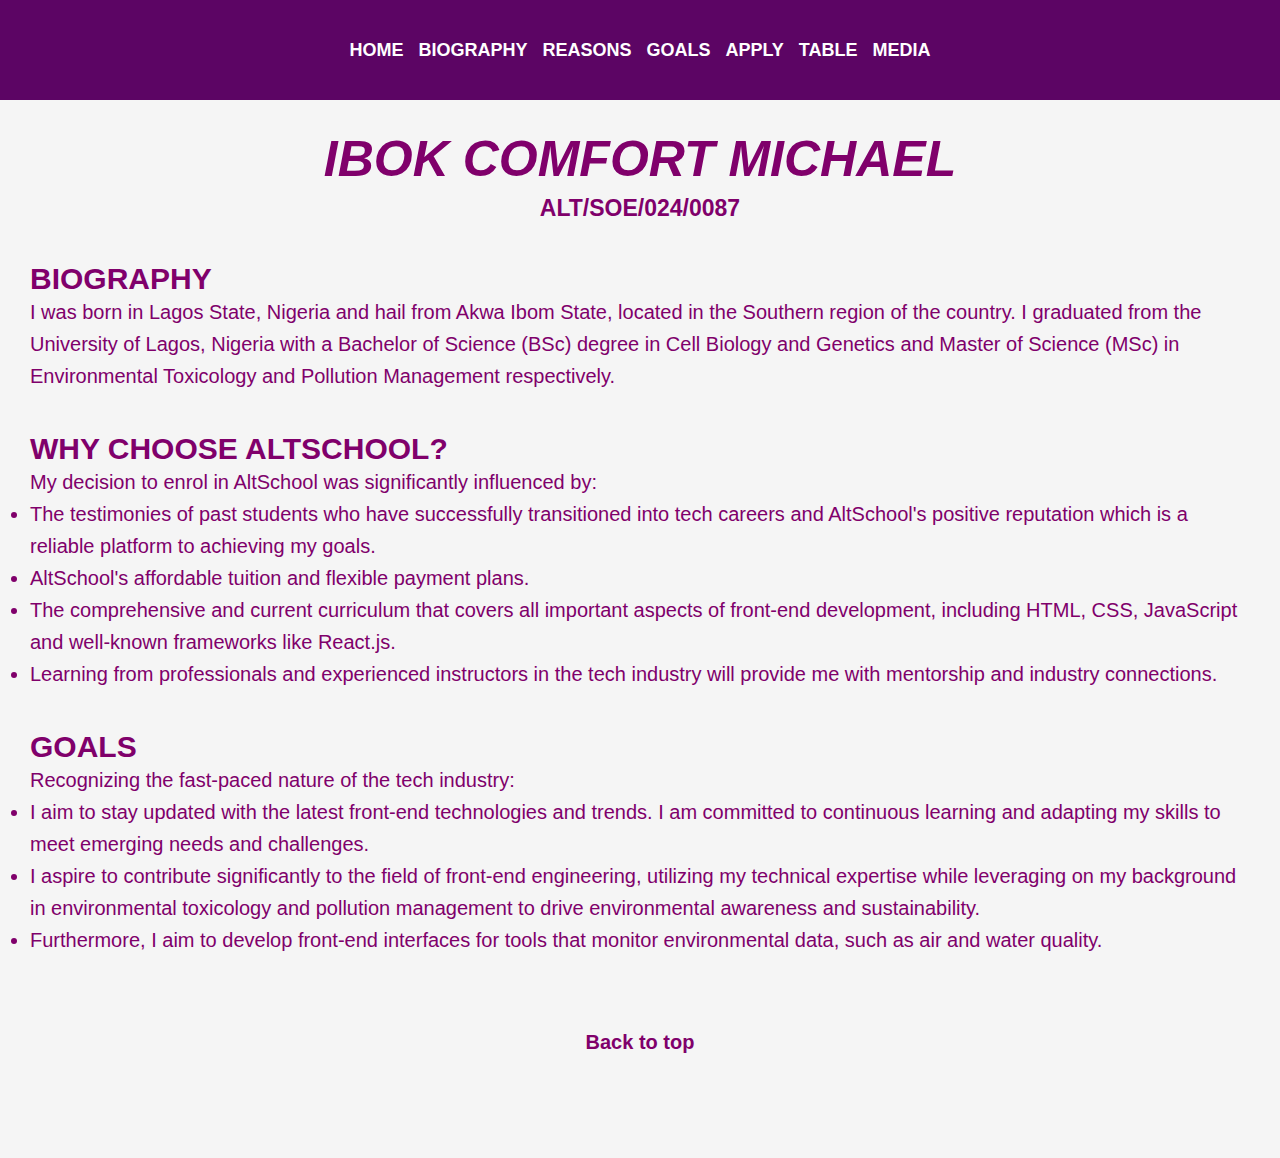
<file: index.html>
<!DOCTYPE html>
<html lang="en">
<head>
  <meta charset="UTF-8">
  <meta name="viewport" content="width=device-width, initial-scale=1.0">
  <title>HOME</title>
  <link rel="stylesheet" href="./index.css">
</head>
<body>
  <header>
    <div class="container">
    <nav>
      <ul class="menu">
        <li class="menuLinks"><a href="#top">HOME</a></li>
        <li class="menuLinks"><a href="#biography">BIOGRAPHY</a></li>
        <li class="menuLinks"><a href="#reasons">REASONS</a></li>
        <li class="menuLinks"><a href="#goals">GOALS</a></li>
        <li class="menuLinks"><a href="./form.html" target="_blank">APPLY</a></li>
        <li class="menuLinks"><a href="./table.html" target="_blank">TABLE</a></li>
        <li class="menuLinks"><a href="./media.html" target="_blank">MEDIA</a></li>
      </ul>
    </nav>
  </div>
  </header>
  
    <main>
    <section class="TopHeading">
      <h1 id="top">IBOK COMFORT MICHAEL</h1>
      <h4>ALT/SOE/024/0087</h4>
    </section>
  
    <section>
      <h2 id="biography">BIOGRAPHY</h2>
      <p>I was born in Lagos State, Nigeria and hail from Akwa Ibom State, located in the Southern region of the country. 
        I graduated from the University of Lagos, Nigeria with a Bachelor of Science (BSc) degree in Cell Biology and Genetics and Master of Science (MSc) in Environmental Toxicology and Pollution Management respectively.
      </p>
    </section>
  
    <section>
      <h2 id="reasons">WHY CHOOSE ALTSCHOOL?</h2>
      <p> My decision to enrol in AltSchool was significantly influenced by:
        <ul class="reason">
          <li>The testimonies of past students who have successfully transitioned into tech careers and AltSchool&#39;s positive reputation which is a reliable platform to achieving my goals.</li>
          <li>AltSchool&#39;s affordable tuition and flexible payment plans.</li>
          <li>The comprehensive and current curriculum that covers all important aspects of front-end development, including HTML, CSS, JavaScript and well-known frameworks like React.js.</li>
          <li>Learning from professionals and experienced instructors in the tech industry will provide me with mentorship and industry connections.</li>
        </ul>
      </p>
    </section>
  
    <section>
      <h2 id="goals">GOALS</h2>
      <p>Recognizing the fast-paced nature of the tech industry:
        <ul class="goal">
          <li>I aim to stay updated with the latest front-end technologies and trends. I am committed to continuous learning and adapting my skills to meet emerging needs and challenges.</li>
          <li>I aspire to contribute significantly to the field of front-end engineering, utilizing my technical expertise while leveraging on my background in environmental toxicology and pollution management to drive environmental awareness and sustainability.</li>
          <li>Furthermore, I aim to develop front-end interfaces for tools that monitor environmental data, such as air and water quality. </li>
        </ul>
      </p>
    </section>
    </main>
  
    <footer>
      <p class="footer"><a href="#top">Back to top</a></p>
    </footer>
  

  </body>
</html>
</file>
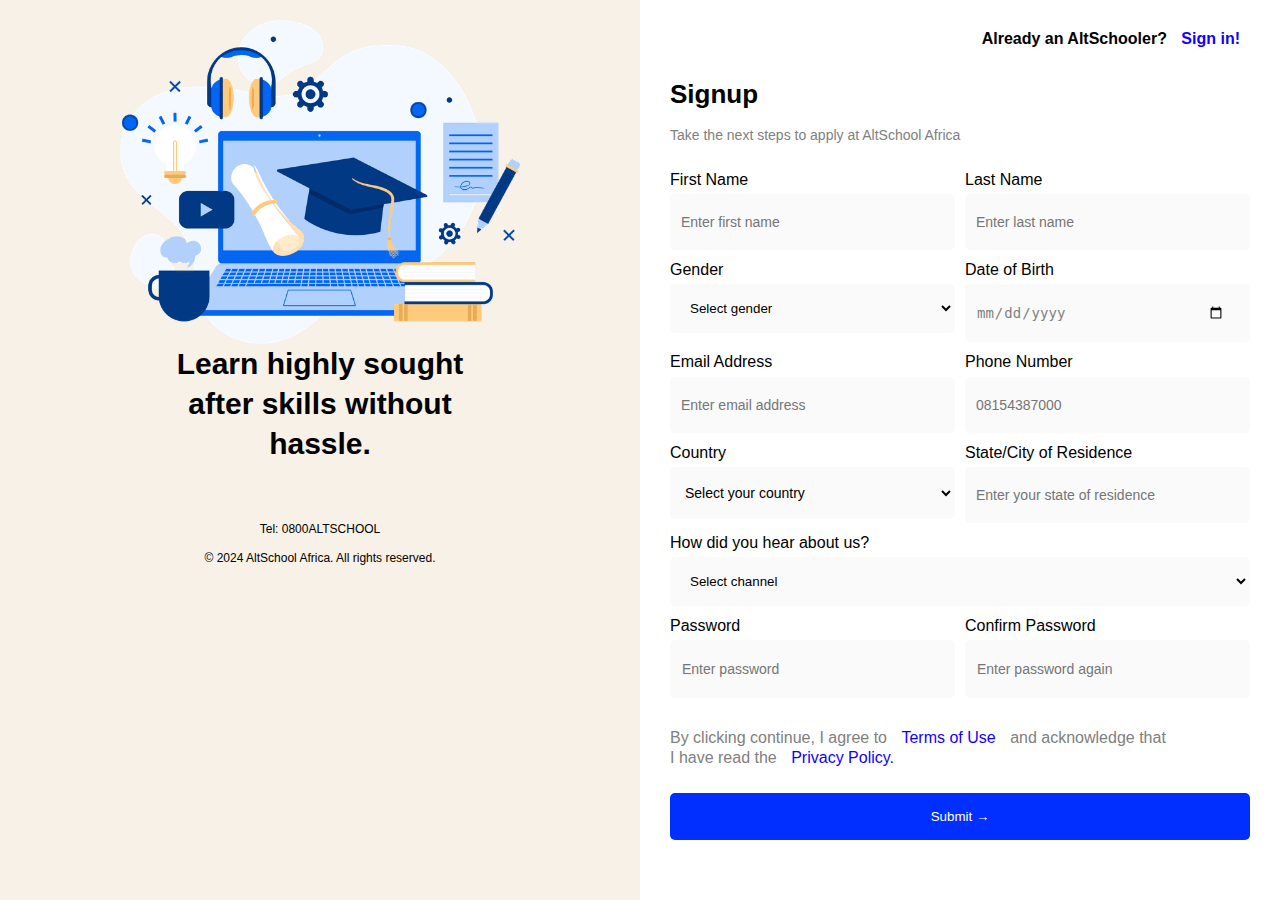
<file: form.html>
<!DOCTYPE html>
<html lang="en">
  <head>
    <meta charset="UTF-8" />
    <meta name="viewport" content="width=device-width, initial-scale=1.0" />
    <title>APPLY</title>
    <link rel="stylesheet" href="./form.css" />
    <link
      rel="stylesheet"
      href="https://cdnjs.cloudflare.com/ajax/libs/font-awesome/6.6.0/css/all.min.css"
      integrity="sha512-Kc323vGBEqzTmouAECnVceyQqyqdsSiqLQISBL29aUW4U/M7pSPA/gEUZQqv1cwx4OnYxTxve5UMg5GT6L4JJg=="
      crossorigin="anonymous"
      referrerpolicy="no-referrer"
    />
  </head>
  <body>
    <main>
      <div class="container">
        <section class="imageContainer">
          <img src="./assets/images/form-image.png" alt="altschool-img" />
          <h1>
            Learn highly sought <br />
            after skills without <br />
            hassle.
          </h1>
          <footer class="loginFooter">
            <div class="SocialIcons">
              <a href="https://x.com/altschoolafrica" target="_blank"
                ><i class="fa-brands fa-twitter" style="color: #74c0fc"></i
              ></a>
              <a
                href="https://www.instagram.com/altschoolafrica"
                target="_blank"
                ><i class="fa-brands fa-instagram" style="color: #74c0fc"></i
              ></a>
              <a
                href="https://web.facebook.com/AltSchoolAfrica?_rdc=1&_rdr"
                target="_blank"
                ><i class="fa-brands fa-facebook" style="color: #74c0fc"></i
              ></a>
              <a
                href="https://www.linkedin.com/school/altschoolafrica"
                target="_blank"
                ><i class="fa-brands fa-linkedin" style="color: #74c0fc"></i
              ></a>
            </div>
            <a class="tel" href="telephoneNumber">Tel: 0800ALTSCHOOL</a>
            <span> &copy; 2024 AltSchool Africa. All rights reserved.</span>
          </footer>
        </section>

        <section class="formContainerMain" id="top">
          <div class="logoContainer">
            <img
              class="logo"
              src="./assets/images/altschool.png"
              alt="altschool-logo"
            />
            <h2 class="signin">
              Already an AltSchooler?
              <a href="https://portal.altschoolafrica.com" target="_self"
                >Sign in!</a
              >
            </h2>
          </div>

          <form action="/submit" method="post" class="formContainer">
            <div class="formContainerHeader">
              <h2 class="signup">Signup</h2>
              <p class="step">
                Take the next steps to apply at AltSchool Africa
              </p>
            </div>
            <div class="first-container">
              <fieldset>
                <legend>First Name</legend>
                <input
                  type="text"
                  id="first-name"
                  name="first-name"
                  placeholder="Enter first name"
                  required
                  class="NormalInput"
                />
              </fieldset>

              <fieldset>
                <legend>Last Name</legend>
                <input
                  type="text"
                  id="last-name"
                  name="last-name"
                  placeholder="Enter last name"
                  required
                  class="NormalInput"
                />
              </fieldset>
            </div>

            <div class="second-container">
              <fieldset>
                <legend>Gender</legend>
                <select name="gender" id="gender" required>
                  <option value="" disabled selected>Select gender</option>
                  <option value="male">Male</option>
                  <option value="female">Female</option>
                </select>
              </fieldset>

              <fieldset>
                <legend>Date of Birth</legend>
                <input
                  type="date"
                  id="date-of-birth"
                  name="date-of-birth"
                  required
                  class="NormalInput"
                />
              </fieldset>
            </div>

            <div class="third-container">
              <fieldset>
                <legend>Email Address</legend>
                <input
                  type="email"
                  id="email-address"
                  name="email-address"
                  placeholder="Enter email address"
                  required
                  class="NormalInput"
                />
              </fieldset>

              <fieldset>
                <legend>Phone Number</legend>
                <input
                  type="tel"
                  id="phone-number"
                  name="phone-number"
                  placeholder="08154387000"
                  required
                  class="NormalInput"
                />
              </fieldset>
            </div>

            <div class="forth-container">
              <fieldset>
                <legend>Country</legend>
                <select
                  class="NormalInput"
                  name="country"
                  id="country"
                  required
                >
                  <option value="" disabled selected>
                    Select your country
                  </option>
                  <option value="afghanistan">Afghanistan</option>
                  <option value="albania">Albania</option>
                  <option value="algeria">Algeria</option>
                  <option value="andorra">Andorra</option>
                  <option value="angola">Angola</option>
                  <option value="antigua-and-barbuda">
                    Antigua and Barbuda
                  </option>
                  <option value="argentina">Argentina</option>
                  <option value="armenia">Armenia</option>
                  <option value="australia">Australia</option>
                  <option value="austria">Austria</option>
                  <option value="azerbaijan">Azerbaijan</option>
                  <option value="the-bahamas">The Bahamas</option>
                  <option value="bahrain">Bahrain</option>
                  <option value="bangladesh">Bangladesh</option>
                  <option value="barbados">Barbados</option>
                  <option value="belarus">Belarus</option>
                  <option value="belgium">Belgium</option>
                  <option value="belize">Belize</option>
                  <option value="benin">Benin</option>
                  <option value="bhutan">Bhutan</option>
                  <option value="bolivia">Bolivia</option>
                  <option value="botswana">Botswana</option>
                  <option value="brazil">Brazil</option>
                  <option value="brunei">Brunei</option>
                  <option value="bulgaria">Bulgaria</option>
                  <option value="burkina-faso">Burkina Faso</option>
                  <option value="burundi">Burundi</option>
                  <option value="cape-verde">Cape Verde</option>
                  <option value="cambodia">Cambodia</option>
                  <option value="cameroon">Cameroon</option>
                  <option value="canada">Canada</option>
                  <option value="chad">Chad</option>
                  <option value="chile">Chile</option>
                  <option value="china">China</option>
                  <option value="colombia">Colombia</option>
                  <option value="comoros">Comoros</option>
                  <option value="congo">Congo</option>
                  <option value="Costa Rica">Costa Rica</option>
                  <option value="Côte-d’Ivoire">Côte d’Ivoire</option>
                  <option value="croatia">Croatia</option>
                  <option value="cuba">Cuba</option>
                  <option value="cyprus">Cyprus</option>
                  <option value="czech Republic">Czech Republic</option>
                  <option value="denmark">Denmark</option>
                  <option value="djibouti">Djibouti</option>
                  <option value="dominica">Dominica</option>
                  <option value="dominican-republic">Dominican Republic</option>
                  <option value="ecuador">Ecuador</option>
                  <option value="egypt">Egypt</option>
                  <option value="el-salvador">El Salvador</option>
                  <option value="equatorial-guinea">Equatorial Guinea</option>
                  <option value="eritrea">Eritrea</option>
                  <option value="estonia">Estonia</option>
                  <option value="eswatini">Eswatini</option>
                  <option value="ethiopia">Ethiopia</option>
                  <option value="fiji">Fiji</option>
                  <option value="finland">Finland</option>
                  <option value="france">France</option>
                  <option value="Gabon">Gabon</option>
                  <option value="gambia">Gambia</option>
                  <option value="georgia">Georgia</option>
                  <option value="germany">Germany</option>
                  <option value="ghana">Ghana</option>
                  <option value="greece">Greece</option>
                  <option value="grenada">Grenada</option>
                  <option value="guatemala">Guatemala</option>
                  <option value="guinea">Guinea</option>
                  <option value="guinea-bissau">Guinea-Bissau</option>
                  <option value="guyana">Guyana</option>
                  <option value="haiti">Haiti</option>
                  <option value="honduras">Honduras</option>
                  <option value="hungary">Hungary</option>
                  <option value="iceland">Iceland</option>
                  <option value="india">India</option>
                  <option value="indonesia">Indonesia</option>
                  <option value="iran">Iran</option>
                  <option value="iraq">Iraq</option>
                  <option value="ireland">Ireland</option>
                  <option value="israel">Israel</option>
                  <option value="italy">Italy</option>
                  <option value="jamaica">Jamaica</option>
                  <option value="japan">Japan</option>
                  <option value="jordan">Jordan</option>
                  <option value="kazakhstan">Kazakhstan</option>
                  <option value="kenya">Kenya</option>
                  <option value="kiribati">Kiribati</option>
                  <option value="north-korea">Korea, North</option>
                  <option value="nouth-korea">Korea, South</option>
                  <option value="kosovo">Kosovo</option>
                  <option value="Kuwait">Kuwait</option>
                  <option value="lyrgyzstan">Kyrgyzstan</option>
                  <option value="laos">Laos</option>
                  <option value="latvia">Latvia</option>
                  <option value="lebanon">Lebanon</option>
                  <option value="lesotho">Lesotho</option>
                  <option value="liberia">Liberia</option>
                  <option value="libya">Libya</option>
                  <option value="liechtenstein">Liechtenstein</option>
                  <option value="lithuania">Lithuania</option>
                  <option value="luxembourg">Luxembourg</option>
                  <option value="madagascar">Madagascar</option>
                  <option value="malawi">Malawi</option>
                  <option value="malaysia">Malaysia</option>
                  <option value="maldives">Maldives</option>
                  <option value="mali">Mali</option>
                  <option value="malta">Malta</option>
                  <option value="marshall Islands">Marshall Islands</option>
                  <option value="mauritania">Mauritania</option>
                  <option value="mauritius">Mauritius</option>
                  <option value="mexico">Mexico</option>
                  <option value="moldova">Moldova</option>
                  <option value="monaco">Monaco</option>
                  <option value="mongolia">Mongolia</option>
                  <option value="montenegro">Montenegro</option>
                  <option value="morocco">Morocco</option>
                  <option value="mozambique">Mozambique</option>
                  <option value="myanmar-(burma)">Myanmar (Burma)</option>
                  <option value="namibia">Namibia</option>
                  <option value="nauru">Nauru</option>
                  <option value="nepal">Nepal</option>
                  <option value="netherlands">Netherlands</option>
                  <option value="new-zealand">New Zealand</option>
                  <option value="nicaragua">Nicaragua</option>
                  <option value="niger">Niger</option>
                  <option value="nigeria">Nigeria</option>
                  <option value="north-macedonia">North Macedonia</option>
                  <option value="norway">Norway</option>
                  <option value="oman">Oman</option>
                  <option value="pakistan">Pakistan</option>
                  <option value="palau">Palau</option>
                  <option value="panama">Panama</option>
                  <option value="papua New Guinea">Papua New Guinea</option>
                  <option value="paraguay">Paraguay</option>
                  <option value="peru">Peru</option>
                  <option value="philippines">Philippines</option>
                  <option value="poland">Poland</option>
                  <option value="portugal">Portugal</option>
                  <option value="qatar">Qatar</option>
                  <option value="romania">Romania</option>
                  <option value="russia">Russia</option>
                  <option value="rwanda">Rwanda</option>
                  <option value="samoa">Samoa</option>
                  <option value="san-marino">San Marino</option>
                  <option value="sao-tome-and-principe">
                    Sao Tome and Principe
                  </option>
                  <option value="saudi-arabia">Saudi Arabia</option>
                  <option value="senegal">Senegal</option>
                  <option value="serbia">Serbia</option>
                  <option value="seychelles">Seychelles</option>
                  <option value="sierra-leone">Sierra Leone</option>
                  <option value="singapore">Singapore</option>
                  <option value="slovakia">Slovakia</option>
                  <option value="slovenia">Slovenia</option>
                  <option value="solomon-islands">Solomon Islands</option>
                  <option value="somalia">Somalia</option>
                  <option value="south-africa">South Africa</option>
                  <option value="spain">Spain</option>
                  <option value="sri-lanka">Sri Lanka</option>
                  <option value="sudan">Sudan</option>
                  <option value="South-sudan">South Sudan</option>
                  <option value="suriname">Suriname</option>
                  <option value="sweden">Sweden</option>
                  <option value="switzerland">Switzerland</option>
                  <option value="syria">Syria</option>
                  <option value="taiwan">Taiwan</option>
                  <option value="tajikistan">Tajikistan</option>
                  <option value="tanzania">Tanzania</option>
                  <option value="thailand">Thailand</option>
                  <option value="togo">Togo</option>
                  <option value="tonga">Tonga</option>
                  <option value="tunisia">Tunisia</option>
                  <option value="turkey">Turkey</option>
                  <option value="turkmenistan">Turkmenistan</option>
                  <option value="tuvalu">Tuvalu</option>
                  <option value="uganda">Uganda</option>
                  <option value="ukraine">Ukraine</option>
                  <option value="united-arab-emirates">
                    United Arab Emirates
                  </option>
                  <option value="united-kingdom">United Kingdom</option>
                  <option value="united-states">
                    United States of America
                  </option>
                  <option value="uruguay">Uruguay</option>
                  <option value="uzbekistan">Uzbekistan</option>
                  <option value="vanuatu">Vanuatu</option>
                  <option value="vatican-city">Vatican City</option>
                  <option value="venezuela">Venezuela</option>
                  <option value="vietnam">Vietnam</option>
                  <option value="yemen">Yemen</option>
                  <option value="zambia">Zambia</option>
                  <option value="zimbabwe">Zimbabwe</option>
                </select>
              </fieldset>

              <fieldset>
                <legend>State/City of Residence</legend>
                <input
                  type="text"
                  id="residence"
                  name="residence"
                  placeholder="Enter your state of residence"
                  required
                  class="NormalInput"
                />
              </fieldset>
            </div>

            <div class="channel-container">
              <fieldset class="channel">
                <legend>How did you hear about us?</legend>
                <select name="channel" id="channel" required>
                  <option value="" disabled selected>Select channel</option>
                  <option value="twitter">Twitter</option>
                  <option value="facebook">Facebook</option>
                  <option value="linkedin">Linkedin</option>
                  <option value="youtube">Youtube</option>
                  <option value="friend">Friend</option>
                  <option value="whatsapp">Whatsapp</option>
                  <option value="instagram">Instagram</option>
                  <option value="bill board">Bill Board</option>
                  <option value="sales officer">Sales Officer</option>
                  <option value="other">Other</option>
                </select>
              </fieldset>
            </div>

            <div class="password-container">
              <fieldset>
                <legend>Password</legend>
                <div class="passwordContainer">
                  <input
                    type="password"
                    id="password"
                    name="password"
                    placeholder="Enter password"
                    required
                  />
                  <div class="eyeContainer">
                    <i class="eye fa-solid fa-eye-slash"></i>
                  </div>
                </div>
              </fieldset>

              <fieldset>
                <legend>Confirm Password</legend>
                <div class="passwordContainer">
                  <input
                    type="password"
                    id="confirm-password"
                    name="confirm-password"
                    placeholder="Enter password again"
                    required
                  />

                  <div class="eyeContainer">
                    <i class="eye fa-solid fa-eye-slash"></i>
                  </div>
                </div>
              </fieldset>
            </div>

            <div class="TandC">
              <p>
                By clicking continue, I agree to
                <a href="terms.html" target="_blank">Terms of Use</a>
                and acknowledge that I have read the
                <a href="policy.html" target="_blank">Privacy Policy.</a>
              </p>
            </div>

            <button class="SubmitBtn" type="submit">Submit &rarr;</button>
          </form>
        </section>
      </div>
    </main>
  </body>
</html>
</file>
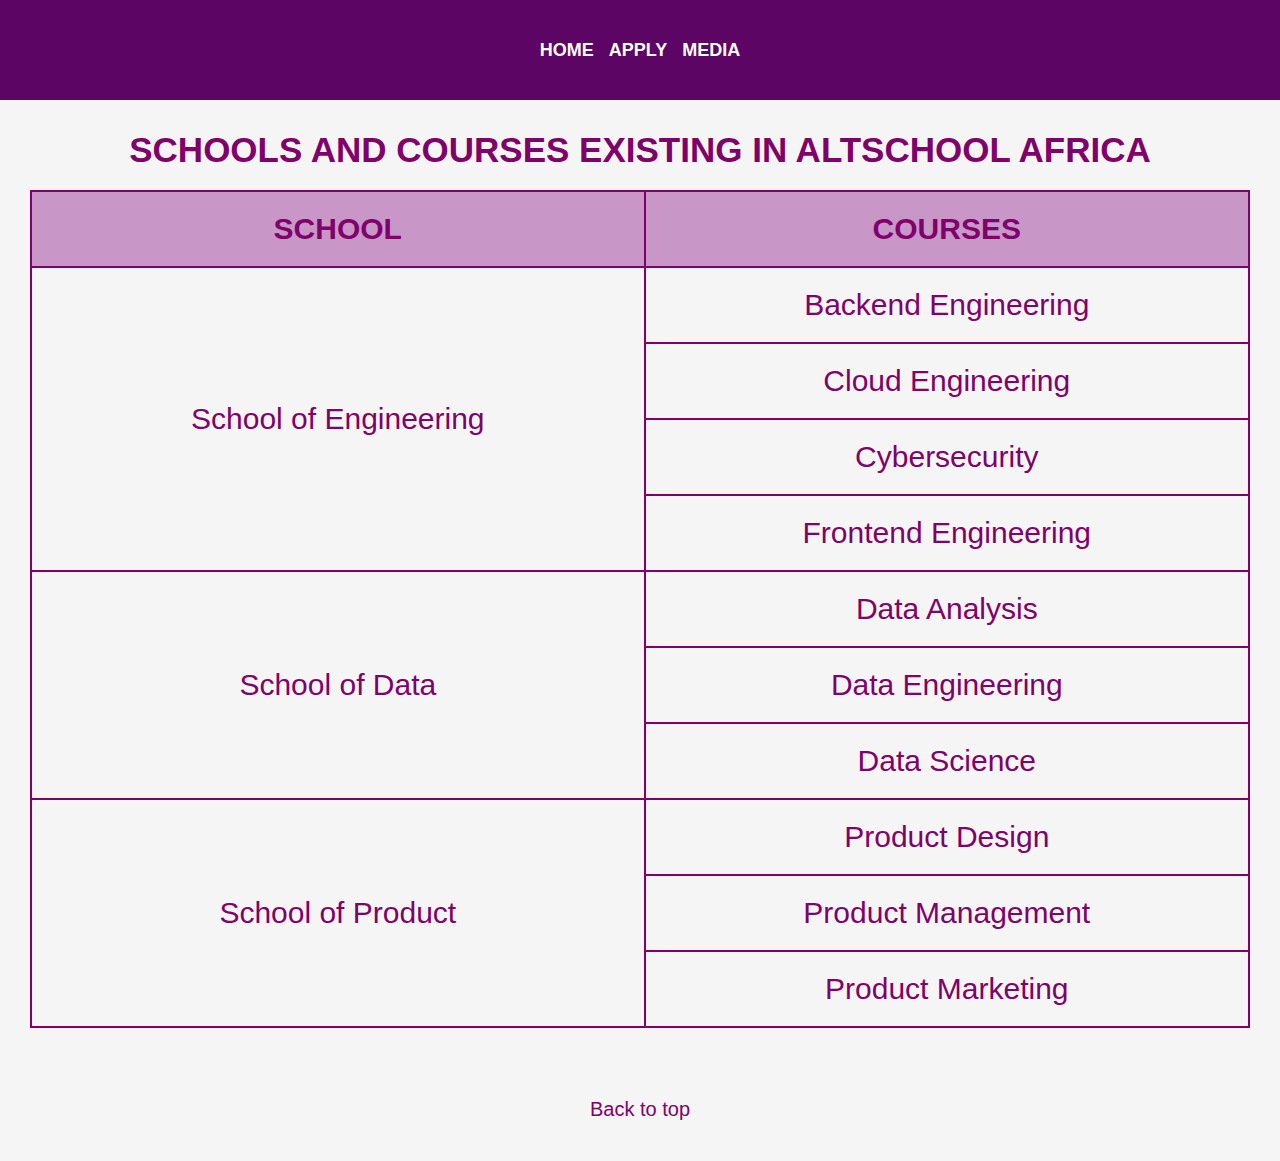
<file: table.html>
<!DOCTYPE html>
<html lang="en">
  <head>
    <meta charset="UTF-8">
    <meta name="viewport" content="width=device-width, initial-scale=1.0">
    <title>TABLE</title>
    
    <link rel="stylesheet" href="./table.css">

  </head>
  <body>
    <header>
      <div class="container">
      <nav>
        <ul class="menu">
          <li class="menuLinks"><a href="./index.html" target="_blank">HOME</a></li>
          <li class="menuLinks"><a href="./form.html" target="_blank">APPLY</a></li>
          <li class="menuLinks"><a href="./media.html" target="_blank">MEDIA</a></li>
        </ul>
      </nav>
    </div>
    </header>
  
    <main>
      <table>
        <caption class="table-title">SCHOOLS AND COURSES EXISTING IN ALTSCHOOL AFRICA</caption>
        <thead>
          <tr>
            <th id="school" scope="col">SCHOOL</th>
            <th id="courses" scope="col">COURSES</th>
          </tr>
        </thead>
    
        <tbody>
          <tr>
            <td rowspan="4" id="soe" scope="row">School of Engineering</td>
            <td headers="soe courses">Backend Engineering</td>
            <tr><td headers="soe courses">Cloud Engineering</td></tr>
            <tr><td headers="soe courses">Cybersecurity</td></tr>
            <tr><td headers="soe courses">Frontend Engineering</td></tr>
          </tr>
          
          <tr>
            <td rowspan="3" id="sod" scope="row">School of Data</td>
            <td headers="sod courses">Data Analysis</td>
            <tr><td headers="sod courses">Data Engineering</td></tr>
            <tr><td headers="sod courses">Data Science</td></tr>
          </tr>
    
          <tr>
            <td rowspan="3" id="sop" scope="row">School of Product</td>
            <td headers="sop courses">Product Design</td>
            <tr><td headers="sop courses">Product Management</td></tr>
            <tr><td headers="sop courses">Product Marketing</td></tr>
          </tr> 
        </tbody>
      </table>
    </main>
    
      <footer>
        <p><a href="#top">Back to top</a></p>
      </footer>
   
</body>
</html>
</file>
<file: index.css>
* {
  box-sizing: border-box;
  margin: 0;
  padding: 0;
}
body {
  background-color: whitesmoke;
  color: rgb(128, 0, 107);
  font-family: "Trebuchet MS", sans-serif;
}
/* header styling */
header {
  background-color: #5c0564;
  padding: 10px 0;
  text-align: center;
  align-items: center;
  padding: 20px;
  height: 100px;
  display: flex;
  width: 100%;
  justify-content: center;
  position: fixed;
  z-index: 9999;
  margin-bottom: 100px;
}
.TopHeading {
  margin-top: 100px;
}
.menuLinks {
  list-style: none;
  font-size: 18px;
  font-weight: bold;
}
.menu {
  display: flex;
  flex-wrap: wrap;
  gap: 15px;
  align-items: center;
  justify-content: center;
}
.menu a {
  color: #ffffff;
  text-decoration: none;
  cursor: pointer;
  transition: color 0.15s;
}
.menu a:hover {
  opacity: 0.5;
  color: crimson;
}
main {
  width: 100%;
  padding: 30px;
}
section {
  margin-block-end: 40px;
}
h1 {
  font-size: 50px;
  font-weight: 600;
  font-style: italic;
}
h4 {
  font-size: 23px;
}
h1,
h4 {
  text-align: center;
  margin-block-end: 7px;
}
h2 {
  font-size: 30px;
}
p,
.reason,
.goal {
  font-size: 20px;
  line-height: 32px;
}
.reason .goal {
  list-style-type: disc;
  list-style-position: outside;
}
footer {
  font-size: 18px;
  font-weight: bold;
  text-align: center;
  cursor: pointer;
  transition: opacity 0.15s;
  margin-bottom: 100px;
}
footer:hover {
  opacity: 0.5;
}
footer:active {
  opacity: 0.5;
}
footer a {
  color: rgb(128, 0, 107);
  text-decoration: none;
}
/* === small phone style===== */
@media only screen and (max-width: 760px) {
  main {
    padding: 25px;
  }
  section {
    padding: 25px 25px 0 0;
  }
  section h1 {
    font-size: 30px;
  }
  section h2 {
    font-size: 5vw;
    margin-bottom: 20px;
  }
  section p,
  section li {
    font-size: 4.5vw;
    line-height: 40px;
  }
}
</file>
<file: form.css>
* {
  margin: 0;
  padding: 0;
  box-sizing: border-box;
}
body {
  font-family: Arial, sans-serif;
}
.container {
  display: flex;
  flex-direction: row;
  width: 100%;
  justify-content: space-between;
  overflow-x: hidden;
}
.imageContainer {
  display: flex;
  flex-direction: column;
  position: fixed;
  align-items: center;
  top: 0;
  left: 0;
  width: 50%;
  height: 100vh;
  padding: 20px;
  background-color: #f8f1e7;
  z-index: 2;
}
.imageContainer img {
  width: 400px;
}
.formContainerMain {
  margin-left: 50%;
  width: 50%;
  display: flex;
  flex-direction: column;
}
.logo {
  width: 80px;
  height: 80px;
  margin-bottom: 20px;
  display: none;
}
h1 {
  font-size: 30px;
  font-weight: 600;
  width: 380px;
  line-height: 40px;
  text-align: center;
  margin-bottom: 25px;
}
.loginFooter {
  display: flex;
  flex-direction: column;
  align-items: center;
}
a,
span {
  color: black;
  text-decoration: none;
  margin: 0 10px;
  margin-top: 15px;
}
.tel,
span {
  font-size: 12px;
}
.tel,
span {
  display: block;
}
.signin {
  font-size: 16px;
}
section {
  padding: 30px;
  width: 600px;
}
.signin {
  text-align: right;
  margin-bottom: 16px;
}
.signin a,
p a {
  color: rgb(17, 0, 255);
  text-decoration: none;
}
.signup {
  text-align: start;
  font-size: 26px;
  font-weight: bold;
  margin-top: 15px;
  margin-bottom: 15px;
}
.step {
  margin-bottom: 25px;
  font-size: 14px;
}
fieldset {
  border: none;
  margin-bottom: 10px;
  width: 100%;
}
legend {
  font-size: medium;
  padding-bottom: 5px;
  line-height: 1.2;
}
.NormalInput,
.passwordContainer input {
  font-size: 14px;
  line-height: 22px;
  width: 100%;
  font-family: "Arial" "Segoe UI";
  vertical-align: top;
  padding: 16px 24px 16px 10px;
  background-color: rgb(250, 250, 250);
  border: 1px solid rgb(250, 250, 250);
  border-radius: 5px;
}
.passwordContainer {
  display: flex;
  align-items: center;
  justify-content: center;
  width: 250px;
  background-color: rgb(250, 250, 250);
  border: 1px solid rgb(250, 250, 250);
  border-radius: 5px;
  padding-right: 10px;
}
.eyeContainer .eye {
  color: grey;
  font-size: 12px;
}
select {
  background-color: rgb(250, 250, 250);
  border: 1px solid rgb(250, 250, 250);
  border-radius: 5px;
  padding: 15px;
  width: 100%;
}
.step,
input,
p {
  color: grey;
}
.first-container,
.second-container,
.third-container,
.forth-container,
.password-container {
  display: flex;
  gap: 10px;
  width: 100%;
}
.passwordContainer {
  width: 100%;
}
.channel-container {
  width: 100%;
}
.channel,
select {
  width: 100%;
}
.NormalInput:hover,
select:hover,
.passwordContainer:hover {
  border-color: rgb(17, 0, 255);
}

.NormalInput:focus,
select:focus,
.passwordContainer:focus {
  border-color: rgb(17, 0, 255);
  outline: none;
}
.passwordContainer input:focus {
  border: none;
  outline: none;
}
p {
  font-size: 16px;
  width: 500px;
  line-height: 20px;
  margin-bottom: 25px;
}
button {
  color: white;
  background-color: rgb(0, 47, 255);
  border: none;
  width: 100%;
  padding: 16px 0;
  border-radius: 5px;
}
.TandC {
  margin-top: 20px;
}
/* === small phone style===== */
@media only screen and (max-width: 760px) {
  .formContainerMain {
    width: 100%;
    margin-left: 0;
  }
  .imageContainer {
    display: none;
  }
  .first-container,
  .second-container,
  .third-container,
  .forth-container,
  .password-container {
    display: flex;
    flex-direction: column;
    gap: 10px;
    width: 100%;
  }
  .logoContainer {
    display: flex;
    flex-direction: column;
    align-items: center;
    justify-content: center;
  }
  .logo {
    display: block;
  }
}
</file>
<file: table.css>
* {
  box-sizing: border-box;
  margin: 0;
  padding: 0;
}
body {
  background-color: whitesmoke;
  color: rgb(128, 0, 107);
  font-family: "Trebuchet MS", sans-serif;
}
header {
  background-color: #5c0564;
  padding: 10px 0;
  text-align: center;
  align-items: center;
  padding: 20px;
  height: 100px;
  display: flex;
  width: 100%;
  justify-content: center;
  position: fixed;
  z-index: 9999;
  margin-bottom: 100px;
}
.menuLinks {
  list-style: none;
  font-size: 18px;
  font-weight: bold;
}
.menu {
  display: flex;
  flex-wrap: wrap;
  gap: 15px;
  align-items: center;
  justify-content: center;
}
.menu a {
  color: #ffffff;
  text-decoration: none;
  cursor: pointer;
  transition: color 0.15s;
}
.menu a:hover {
  opacity: 0.5;
  color: crimson;
}
main {
  width: 100%;
  padding: 30px;
}
caption {
  font-size: 35px;
  text-align: center;
  font-weight: bold;
  margin-block-start: 100px;
  margin-block-end: 20px;
}
table {
  width: 100%;
}
table,
th,
td {
  border: 2px solid;
  border-collapse: collapse;
  text-align: center;
}
th {
  font-weight: bold;
  background-color: rgba(128, 0, 128, 0.384);
}
th,
td {
  font-size: 30px;
  padding: 20px;
}
footer {
  font-size: 20px;
  margin: 40px;
  text-align: center;
  cursor: pointer;
  transition: opacity 0.15s;
}
footer:hover,
footer:active {
  opacity: 0.5;
}
footer a {
  text-decoration: none;
  color: rgb(128, 0, 107);
}
/* === small phone style===== */
@media only screen and (max-width: 760px) {
  main {
    padding: 25px;
  }
  h1 {
    font-size: 30px;
  }
  .table-title {
    font-size: 5vw;
  }
  table {
    font-size: 20px;
  }
  th,
  td {
    padding: 10px;
    font-size: 4.5vw;
  }
  footer {
    margin: 20px;
  }
  footer p {
    font-size: 13px;
  }
}
</file>
